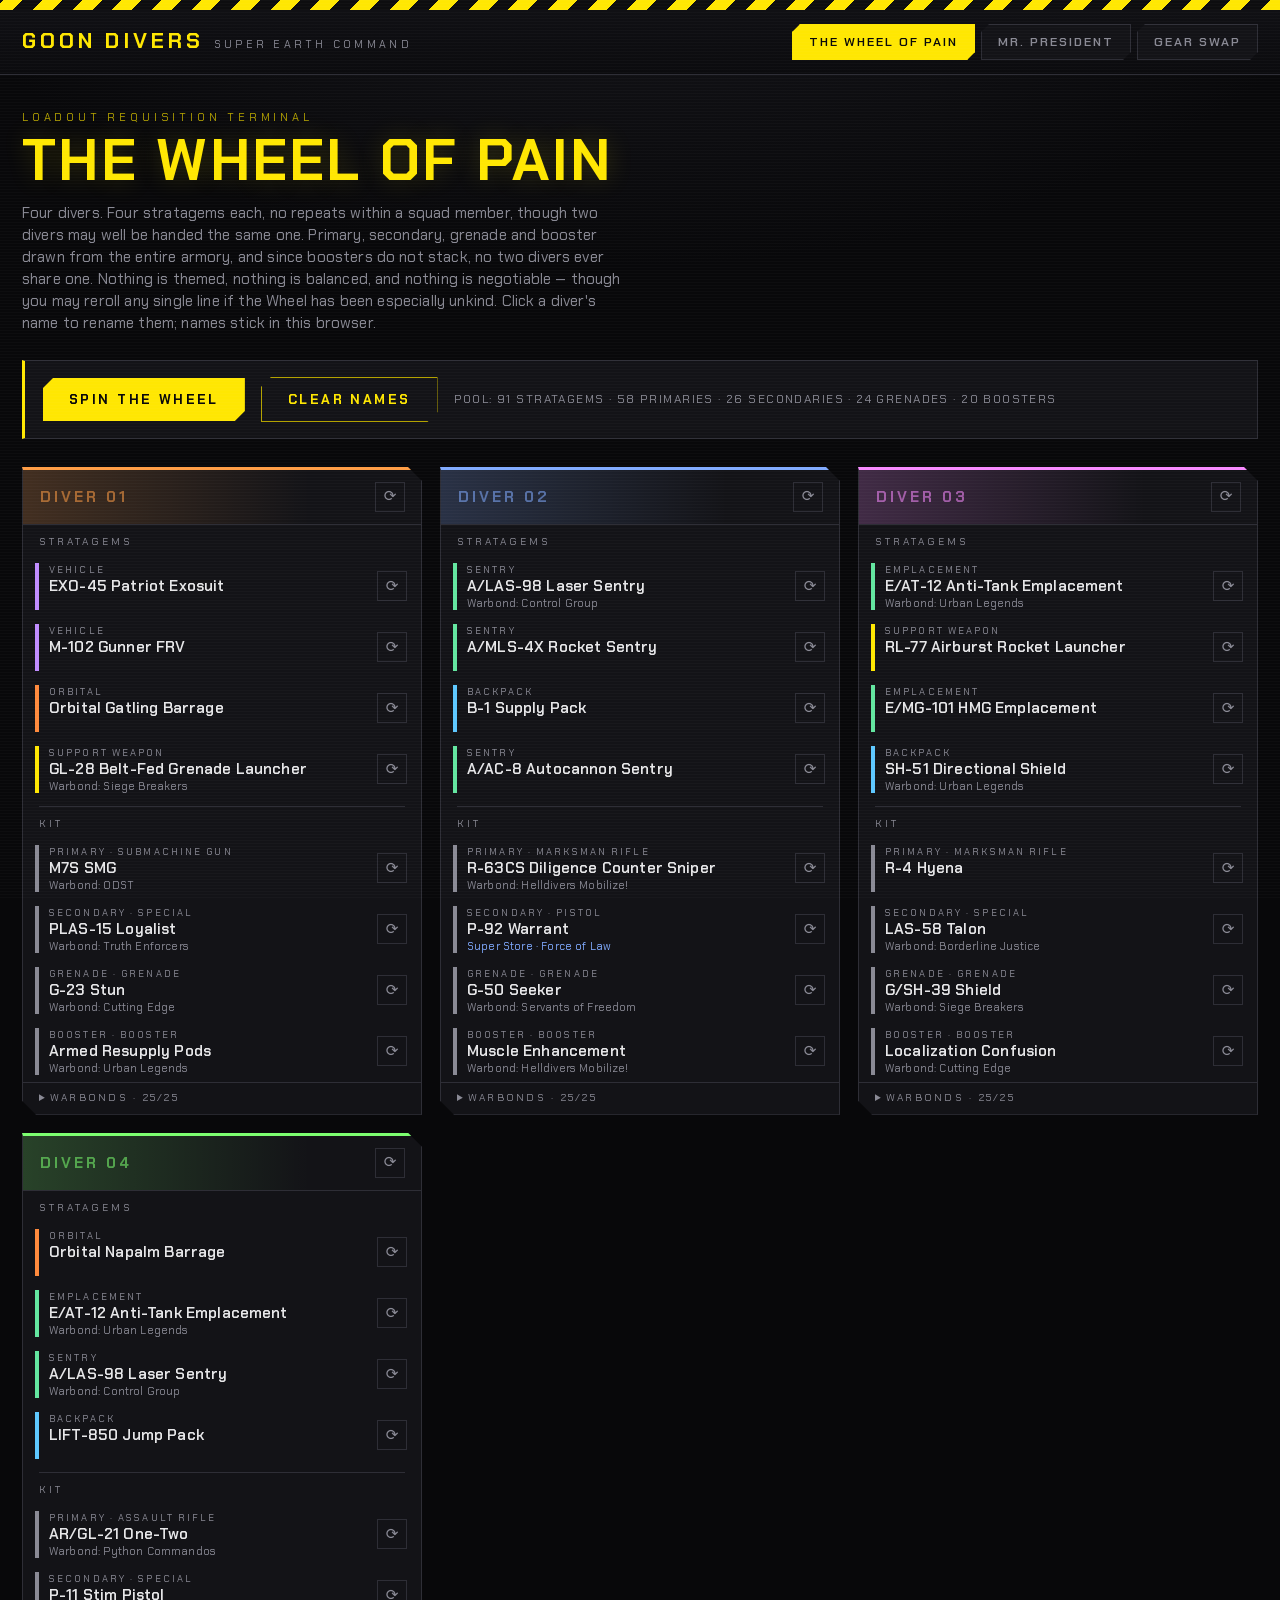
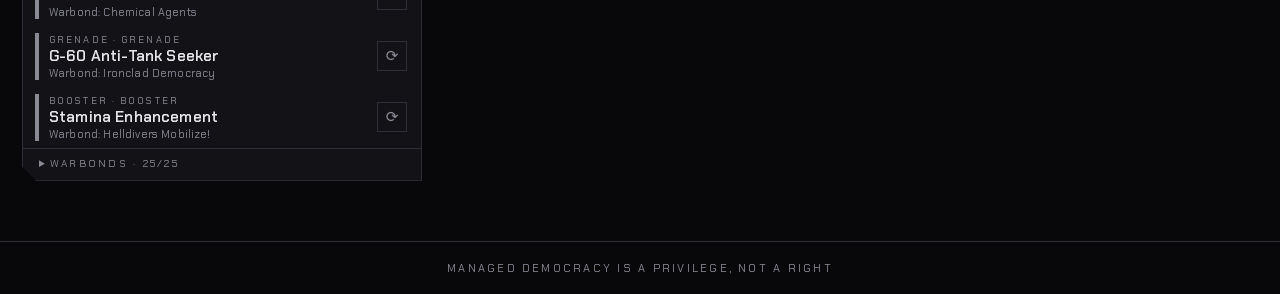
<file: index.html>
<!DOCTYPE html>
<html lang="en">
<head>
<meta charset="utf-8">
<meta name="viewport" content="width=device-width, initial-scale=1">
<title>The Wheel of Pain :: Goon Divers</title>
<meta name="description" content="Random Helldivers 2 loadout generator for four divers. No themes, no synergy, no mercy.">
<link rel="preconnect" href="https://fonts.googleapis.com">
<link rel="preconnect" href="https://fonts.gstatic.com" crossorigin>
<link href="https://fonts.googleapis.com/css2?family=Chakra+Petch:wght@400;600;700&display=swap" rel="stylesheet">
<link rel="stylesheet" href="css/style.css?v=22">
</head>
<body>

<div class="hazard"></div>

<header class="masthead">
  <div class="masthead-inner">
    <a class="brand" href="index.html">
      <span class="brand-mark">Goon Divers</span>
      <span class="brand-sub">Super Earth Command</span>
    </a>
    <nav class="nav">
      <a href="index.html" aria-current="page">The Wheel of Pain</a>
      <a href="mr-president.html">Mr. President</a>
      <a href="gear-swap.html">Gear Swap</a>
    </nav>
  </div>
</header>

<main class="shell">

  <div class="page-head">
    <p class="eyebrow">Loadout Requisition Terminal</p>
    <h1>The Wheel of Pain</h1>
    <p class="lede">
      Four divers. Four stratagems each, no repeats within a squad member,
      though two divers may well be handed the same one. Primary, secondary,
      grenade and booster drawn from the entire armory, and since boosters do
      not stack, no two divers ever share one. Nothing is themed, nothing is
      balanced, and nothing is negotiable — though you may reroll any single
      line if the Wheel has been especially unkind.
      Click a diver's name to rename them; names stick in this browser.
    </p>
  </div>

  <div class="controls">
    <button class="btn" id="reroll-all" type="button">Spin the Wheel</button>
    <button class="btn btn-ghost" id="clear-names" type="button">Clear Names</button>
    <span class="control-note">Pool: <span id="pool-count">—</span></span>
  </div>

  <div class="grid" id="grid"></div>

</main>

<footer class="foot">Managed Democracy is a privilege, not a right</footer>

<script src="js/names.js?v=22"></script>
<script src="js/data.js?v=22"></script>
<script src="js/wheel.js?v=22"></script>
</body>
</html>
</file>
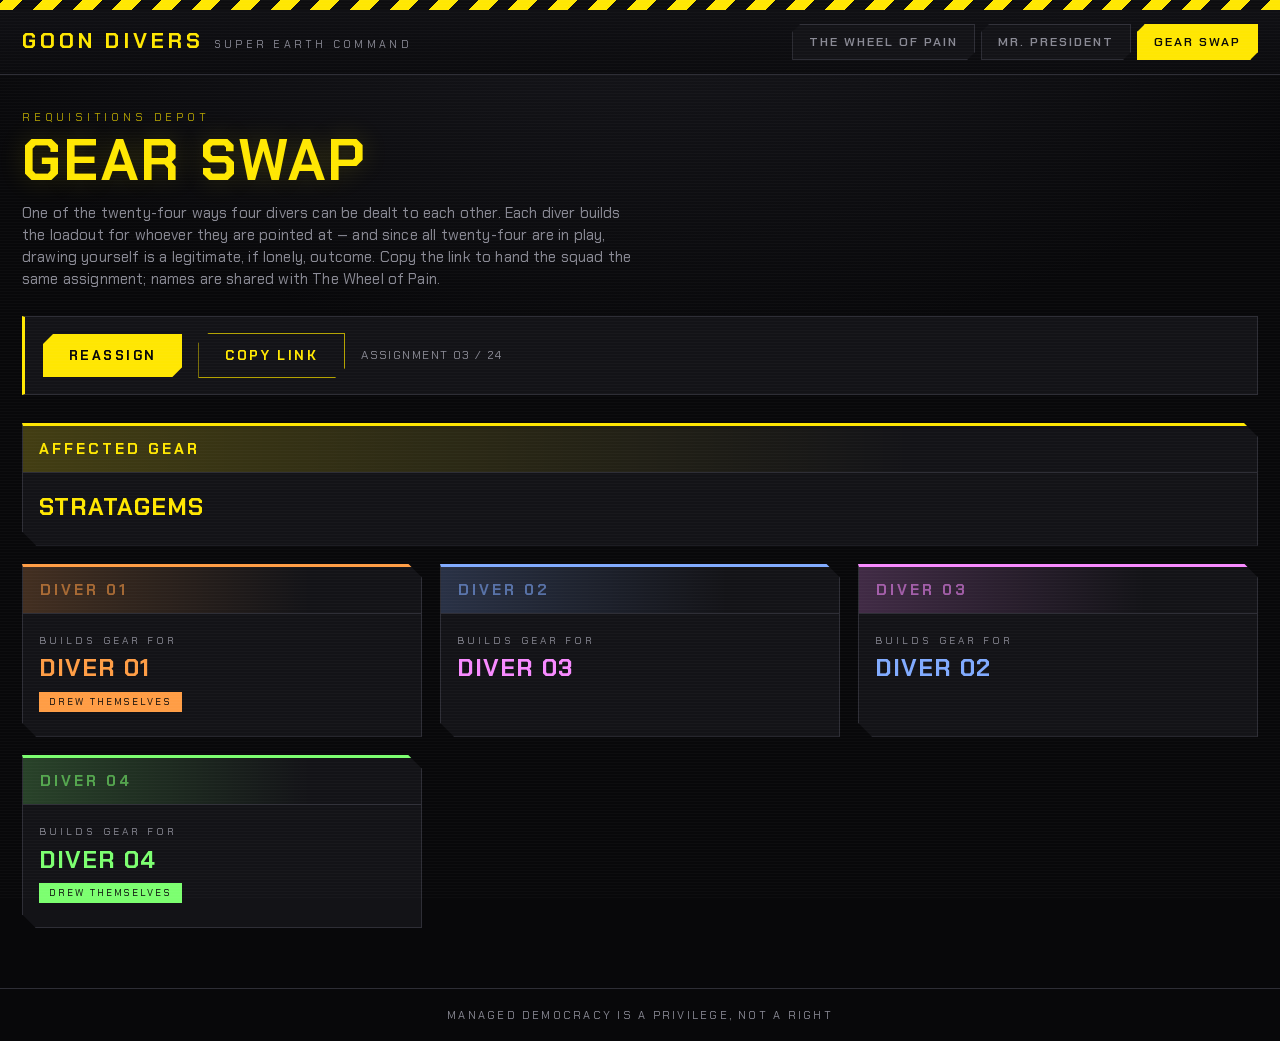
<file: gear-swap.html>
<!DOCTYPE html>
<html lang="en">
<head>
<meta charset="utf-8">
<meta name="viewport" content="width=device-width, initial-scale=1">
<title>Gear Swap :: Goon Divers</title>
<meta name="description" content="Draws one of the 24 ways four Helldivers can be assigned to build each other's loadouts.">
<link rel="preconnect" href="https://fonts.googleapis.com">
<link rel="preconnect" href="https://fonts.gstatic.com" crossorigin>
<link href="https://fonts.googleapis.com/css2?family=Chakra+Petch:wght@400;600;700&display=swap" rel="stylesheet">
<link rel="stylesheet" href="css/style.css?v=22">
</head>
<body>

<div class="hazard"></div>

<header class="masthead">
  <div class="masthead-inner">
    <a class="brand" href="index.html">
      <span class="brand-mark">Goon Divers</span>
      <span class="brand-sub">Super Earth Command</span>
    </a>
    <nav class="nav">
      <a href="index.html">The Wheel of Pain</a>
      <a href="mr-president.html">Mr. President</a>
      <a href="gear-swap.html" aria-current="page">Gear Swap</a>
    </nav>
  </div>
</header>

<main class="shell">

  <div class="page-head">
    <p class="eyebrow">Requisitions Depot</p>
    <h1>Gear Swap</h1>
    <p class="lede">
      One of the twenty-four ways four divers can be dealt to each other. Each
      diver builds the loadout for whoever they are pointed at — and since all
      twenty-four are in play, drawing yourself is a legitimate, if lonely,
      outcome. Copy the link to hand the squad the same assignment; names are
      shared with The Wheel of Pain.
    </p>
  </div>

  <div class="controls">
    <button class="btn" id="reassign" type="button">Reassign</button>
    <button class="btn btn-ghost" id="copy-link" type="button">Copy Link</button>
    <span class="control-note">
      Assignment <span id="assignment-no">—</span>
      <span id="copy-note"></span>
    </span>
  </div>

  <div class="grid" id="grid"></div>

</main>

<footer class="foot">Managed Democracy is a privilege, not a right</footer>

<script src="js/names.js?v=22"></script>
<script src="js/data.js?v=22"></script>
<script src="js/gear-swap.js?v=22"></script>

</body>
</html>
</file>
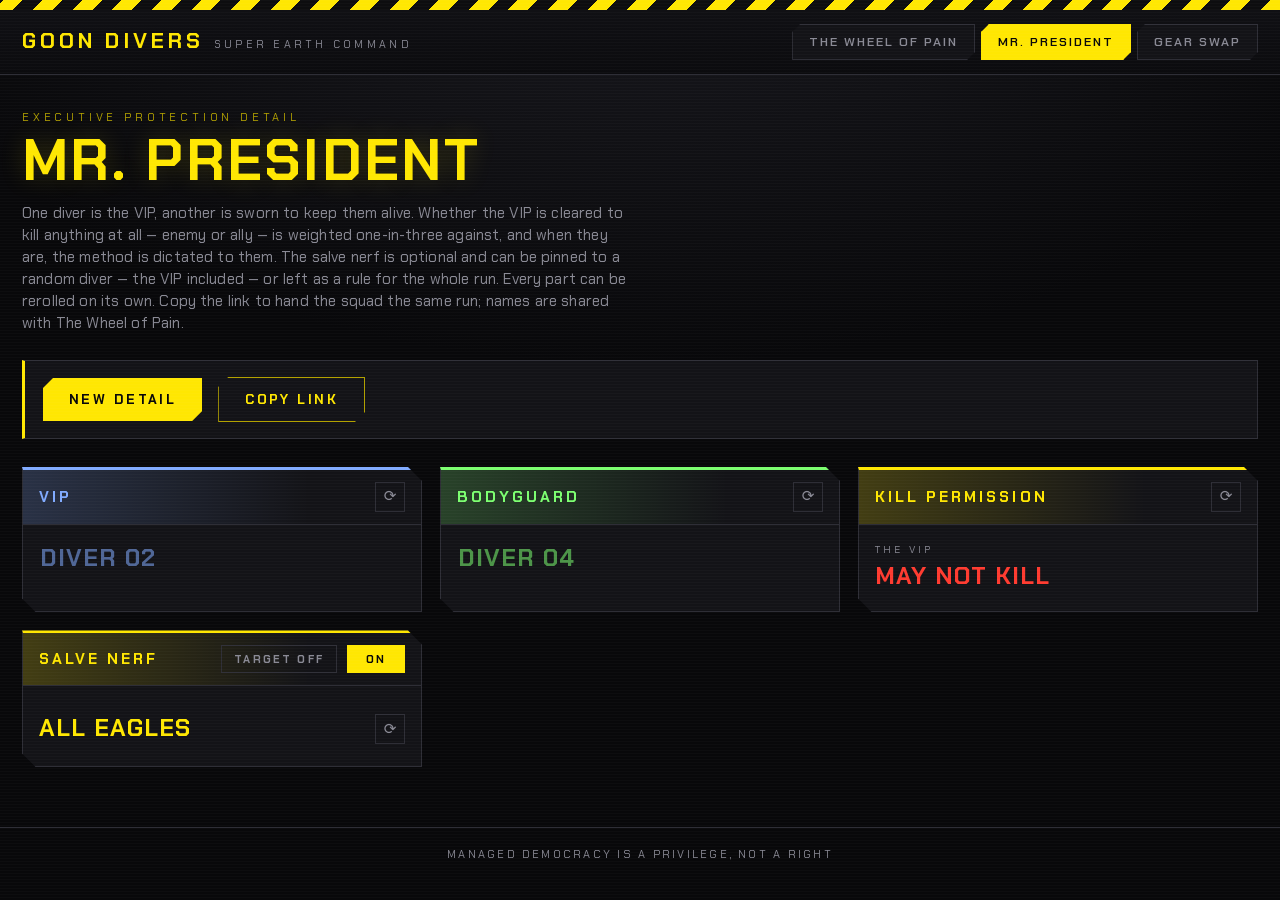
<file: mr-president.html>
<!DOCTYPE html>
<html lang="en">
<head>
<meta charset="utf-8">
<meta name="viewport" content="width=device-width, initial-scale=1">
<title>Mr. President :: Goon Divers</title>
<meta name="description" content="Rolls the Mr. President custom mode: VIP, bodyguard, the VIP's kill permission, and an optional salve nerf.">
<link rel="preconnect" href="https://fonts.googleapis.com">
<link rel="preconnect" href="https://fonts.gstatic.com" crossorigin>
<link href="https://fonts.googleapis.com/css2?family=Chakra+Petch:wght@400;600;700&display=swap" rel="stylesheet">
<link rel="stylesheet" href="css/style.css?v=22">
</head>
<body>

<div class="hazard"></div>

<header class="masthead">
  <div class="masthead-inner">
    <a class="brand" href="index.html">
      <span class="brand-mark">Goon Divers</span>
      <span class="brand-sub">Super Earth Command</span>
    </a>
    <nav class="nav">
      <a href="index.html">The Wheel of Pain</a>
      <a href="mr-president.html" aria-current="page">Mr. President</a>
      <a href="gear-swap.html">Gear Swap</a>
    </nav>
  </div>
</header>

<main class="shell">

  <div class="page-head">
    <p class="eyebrow">Executive Protection Detail</p>
    <h1>Mr. President</h1>
    <p class="lede">
      One diver is the VIP, another is sworn to keep them alive. Whether the VIP
      is cleared to kill anything at all — enemy or ally — is weighted one-in-three against, and
      when they are, the method is dictated to them. The salve nerf is optional
      and can be pinned to a random diver — the VIP included — or left as a
      rule for the whole run. Every part can be rerolled on its own. Copy the link to hand
      the squad the same run; names are shared with The Wheel of Pain.
    </p>
  </div>

  <div class="controls">
    <button class="btn" id="reroll" type="button">New Detail</button>
    <button class="btn btn-ghost" id="copy-link" type="button">Copy Link</button>
    <span class="control-note"><span id="copy-note"></span></span>
  </div>

  <div class="grid" id="grid"></div>

</main>

<footer class="foot">Managed Democracy is a privilege, not a right</footer>

<script src="js/names.js?v=22"></script>
<script src="js/data.js?v=22"></script>
<script src="js/president.js?v=22"></script>

</body>
</html>
</file>
<file: css/style.css>
/* ==========================================================================
   GOON DIVERS :: SUPER EARTH TERMINAL SKIN
   ========================================================================== */

:root {
  --se-yellow:      #ffe702;
  --se-yellow-dim:  #b3a200;
  --se-red:         #ff3b30;
  --ink:            #08080a;
  --panel:          #131317;
  --panel-2:        #1b1b21;
  --line:           #2e2e36;
  --text:           #e6e6e8;
  --text-dim:       #8a8a95;

  --g-orbital:      #ff8a3d;
  --g-eagle:        #ff5252;
  --g-support:      #ffe702;
  --g-backpack:     #5ec8ff;
  --g-vehicle:      #c08cff;
  --g-sentry:       #63e6a0;
  --g-emplacement:  #63e6a0;
  --g-slot:         #8a8a95;

  /* In-game squad colours, in join order. Diver 4's green is not documented
     anywhere public; it is matched to the other three, which are all exactly
     100% saturation. Swap it here if you pull the real value off a screenshot. */
  --p1: #ff9d45;   /* orange */
  --p2: #81abff;   /* blue   */
  --p3: #f88aff;   /* pink   */
  --p4: #7cff70;   /* green  — derived */

  --notch:          14px;
  --font: "Chakra Petch", "Bahnschrift", "DIN Alternate",
          "Segoe UI Semibold", system-ui, sans-serif;
}

* { box-sizing: border-box; }

html { -webkit-text-size-adjust: 100%; }

body {
  margin: 0;
  min-height: 100vh;
  background:
    radial-gradient(1200px 700px at 50% -10%, #1a1a20 0%, transparent 65%),
    var(--ink);
  color: var(--text);
  font-family: var(--font);
  font-size: 16px;
  line-height: 1.45;
  letter-spacing: .01em;
}

/* Faint scanlines, purely decorative. */
body::before {
  content: "";
  position: fixed;
  inset: 0;
  pointer-events: none;
  z-index: 999;
  background: repeating-linear-gradient(
    to bottom,
    rgba(255,255,255,.022) 0 1px,
    transparent 1px 3px
  );
}

a { color: var(--se-yellow); }

/* --- Hazard stripe divider ------------------------------------------------ */
.hazard {
  height: 10px;
  background: repeating-linear-gradient(
    -45deg,
    var(--se-yellow) 0 14px,
    #0d0d0f 14px 28px
  );
}

/* --- Masthead ------------------------------------------------------------- */
.masthead {
  border-bottom: 1px solid var(--line);
  background: linear-gradient(180deg, #101014, #0b0b0e);
}

.masthead-inner {
  max-width: 1400px;
  margin: 0 auto;
  padding: 14px 22px;
  display: flex;
  align-items: center;
  gap: 22px;
  flex-wrap: wrap;
}

.brand {
  display: flex;
  align-items: baseline;
  gap: 10px;
  text-decoration: none;
  color: inherit;
}

.brand-mark {
  font-size: 1.35rem;
  font-weight: 700;
  letter-spacing: .18em;
  text-transform: uppercase;
  color: var(--se-yellow);
}

.brand-sub {
  font-size: .68rem;
  letter-spacing: .3em;
  text-transform: uppercase;
  color: var(--text-dim);
}

.nav {
  margin-left: auto;
  display: flex;
  gap: 6px;
  flex-wrap: wrap;
}

.nav a {
  display: block;
  padding: 8px 16px;
  font-size: .78rem;
  font-weight: 600;
  letter-spacing: .16em;
  text-transform: uppercase;
  text-decoration: none;
  color: var(--text-dim);
  border: 1px solid var(--line);
  background: var(--panel);
  clip-path: polygon(8px 0, 100% 0, 100% calc(100% - 8px), calc(100% - 8px) 100%, 0 100%, 0 8px);
  transition: color .12s, border-color .12s, background .12s;
}

.nav a:hover { color: var(--se-yellow); border-color: var(--se-yellow-dim); }

.nav a[aria-current="page"] {
  color: var(--ink);
  background: var(--se-yellow);
  border-color: var(--se-yellow);
}

/* --- Page shell ----------------------------------------------------------- */
.shell {
  max-width: 1400px;
  margin: 0 auto;
  padding: 34px 22px 60px;
}

.page-head { margin-bottom: 26px; }

.eyebrow {
  font-size: .7rem;
  letter-spacing: .34em;
  text-transform: uppercase;
  color: var(--se-yellow-dim);
  margin: 0 0 8px;
}

h1 {
  margin: 0;
  font-size: clamp(2.1rem, 6vw, 3.6rem);
  font-weight: 700;
  line-height: .98;
  letter-spacing: .04em;
  text-transform: uppercase;
  color: var(--se-yellow);
  text-shadow: 0 0 26px rgba(255, 231, 2, .18);
}

.lede {
  margin: 12px 0 0;
  max-width: 68ch;
  color: var(--text-dim);
  font-size: .95rem;
}

/* --- Control bar ---------------------------------------------------------- */
.controls {
  margin: 24px 0 28px;
  padding: 16px 18px;
  display: flex;
  align-items: center;
  gap: 16px;
  flex-wrap: wrap;
  background: var(--panel);
  border: 1px solid var(--line);
  border-left: 3px solid var(--se-yellow);
}

.btn {
  font-family: inherit;
  font-size: .84rem;
  font-weight: 700;
  letter-spacing: .18em;
  text-transform: uppercase;
  padding: 13px 26px;
  color: var(--ink);
  background: var(--se-yellow);
  border: none;
  cursor: pointer;
  clip-path: polygon(10px 0, 100% 0, 100% calc(100% - 10px), calc(100% - 10px) 100%, 0 100%, 0 10px);
  transition: filter .12s, transform .06s;
}

.btn:hover { filter: brightness(1.12); }
.btn:active { transform: translateY(1px); }

.btn-ghost {
  color: var(--se-yellow);
  background: transparent;
  border: 1px solid var(--se-yellow-dim);
}

.btn-ghost:hover { background: rgba(255, 231, 2, .09); filter: none; }

.control-note {
  font-size: .74rem;
  letter-spacing: .12em;
  text-transform: uppercase;
  color: var(--text-dim);
}

/* --- Diver grid ----------------------------------------------------------- */
.grid {
  display: grid;
  grid-template-columns: repeat(auto-fit, minmax(300px, 1fr));
  gap: 18px;
}

.diver {
  --diver: var(--se-yellow);   /* overridden per card below */
  background: var(--panel);
  border: 1px solid var(--line);
  border-top: 3px solid var(--diver);
  clip-path: polygon(
    0 0, calc(100% - var(--notch)) 0, 100% var(--notch),
    100% 100%, var(--notch) 100%, 0 calc(100% - var(--notch))
  );
  display: flex;
  flex-direction: column;
}

.diver:nth-child(1) { --diver: var(--p1); }
.diver:nth-child(2) { --diver: var(--p2); }
.diver:nth-child(3) { --diver: var(--p3); }
.diver:nth-child(4) { --diver: var(--p4); }

/* Gear Swap puts a full-width scope banner first, pushing the four divers
   along by one. It sets its own colour, so only the divers shift. */
.scope-card ~ .diver:nth-child(2) { --diver: var(--p1); }
.scope-card ~ .diver:nth-child(3) { --diver: var(--p2); }
.scope-card ~ .diver:nth-child(4) { --diver: var(--p3); }
.scope-card ~ .diver:nth-child(5) { --diver: var(--p4); }

/* Reroll buttons follow their card, so the squad colour reads down the whole
   card. The slot bars stay on the stratagem-category palette — those carry
   information the diver colour would drown out. */
.diver .icon-btn:hover {
  background: var(--diver);
  border-color: var(--diver);
}

.diver-head {
  padding: 12px 16px;
  display: flex;
  align-items: center;
  gap: 10px;
  background: linear-gradient(90deg,
    color-mix(in srgb, var(--diver) 20%, transparent), transparent 72%);
  border-bottom: 1px solid var(--line);
}

/* Editable diver name. Styled to read as a heading until you click it. */
.diver-name {
  flex: 1;
  min-width: 0;
  font-family: inherit;
  font-size: .95rem;
  font-weight: 700;
  letter-spacing: .2em;
  text-transform: uppercase;
  color: var(--diver);
  background: transparent;
  border: 1px solid transparent;
  border-radius: 0;
  padding: 4px 8px;
  margin: -4px -8px;
  cursor: text;
  transition: border-color .12s, background .12s;
}

.diver-name::placeholder {
  color: var(--diver);
  opacity: .55;
}

.diver-name:hover {
  border-color: var(--line);
  background: color-mix(in srgb, var(--diver) 7%, transparent);
}

.diver-name:focus {
  outline: none;
  border-color: var(--diver);
  background: color-mix(in srgb, var(--diver) 12%, transparent);
}

.diver-name:focus::placeholder { opacity: .3; }

.diver-head .icon-btn { margin-left: auto; }

.section-label {
  padding: 10px 16px 6px;
  font-size: .64rem;
  letter-spacing: .3em;
  text-transform: uppercase;
  color: var(--text-dim);
}

.divider {
  height: 1px;
  margin: 6px 16px 0;
  background: var(--line);
}

/* --- Per-diver warbond toggles -------------------------------------------- */
.wb-toggles {
  margin-top: auto;
  border-top: 1px solid var(--line);
  font-size: .64rem;
  color: var(--text-dim);
}

.wb-toggles summary {
  padding: 8px 16px;
  letter-spacing: .22em;
  text-transform: uppercase;
  cursor: pointer;
}

.wb-toggles summary:hover { color: var(--text); }

/* Lit up when any warbond is switched off, so a filtered diver is obvious
   even with the list collapsed. */
.wb-toggles summary.partial { color: var(--se-yellow); }

.wb-actions {
  padding: 0 16px 4px;
  display: flex;
  gap: 12px;
}

.wb-link {
  font: inherit;
  letter-spacing: .12em;
  text-transform: uppercase;
  color: var(--diver);
  background: none;
  border: 0;
  padding: 0;
  cursor: pointer;
}

.wb-link:hover { text-decoration: underline; }

.wb-list {
  padding: 4px 16px 12px;
  columns: 135px;      /* fills down each column, then across */
  column-gap: 10px;
}

.wb-item {
  break-inside: avoid;
  padding: 1px 0;
  display: flex;
  align-items: center;
  gap: 6px;
  cursor: pointer;
}

.wb-item input { accent-color: var(--diver); margin: 0; }

/* --- Individual kit slot -------------------------------------------------- */
.slot {
  display: grid;
  grid-template-columns: 4px 1fr auto;
  align-items: center;
  gap: 10px;
  padding: 7px 14px 7px 12px;
}

.slot:hover { background: var(--panel-2); }

.slot-bar {
  align-self: stretch;
  min-height: 26px;
  background: var(--tag, var(--g-slot));
}

.slot-body { min-width: 0; }

.slot-kind {
  font-size: .6rem;
  letter-spacing: .22em;
  text-transform: uppercase;
  color: var(--text-dim);
}

.slot-name {
  font-size: .95rem;
  font-weight: 600;
  line-height: 1.25;
  overflow-wrap: anywhere;
}

.slot-note {
  font-size: .68rem;
  color: var(--text-dim);
  line-height: 1.3;
  min-height: 1.3em;   /* empty notes still hold their line */
}

.slot-note.store { color: var(--p2); }

.slot-name.rolling { color: var(--se-yellow-dim); }

.icon-btn {
  font-family: inherit;
  font-size: .95rem;
  line-height: 1;
  width: 30px;
  height: 30px;
  display: grid;
  place-items: center;
  color: var(--text-dim);
  background: transparent;
  border: 1px solid var(--line);
  cursor: pointer;
  transition: color .12s, border-color .12s, background .12s;
}

.icon-btn:hover {
  color: var(--ink);
  background: var(--se-yellow);
  border-color: var(--se-yellow);
}

/* --- Gear Swap body ------------------------------------------------------- */

.swap-body {
  padding: 20px 16px 24px;
  display: flex;
  flex-direction: column;
  gap: 6px;
  align-items: flex-start;
}

.swap-caption {
  font-size: .64rem;
  letter-spacing: .3em;
  text-transform: uppercase;
  color: var(--text-dim);
}

/* Coloured for the diver being built FOR, not the one doing the building, so
   you can trace a hand-off by matching the two colours across cards. */
.swap-target {
  font-size: 1.5rem;
  font-weight: 700;
  line-height: 1.15;
  letter-spacing: .04em;
  text-transform: uppercase;
  overflow-wrap: anywhere;
  color: var(--target, var(--se-yellow));
}

.swap-self {
  margin-top: 4px;
  padding: 3px 10px;
  font-size: .6rem;
  letter-spacing: .22em;
  text-transform: uppercase;
  color: var(--ink);
  background: var(--target, var(--se-yellow));
}

.swap-self[hidden] { display: none; }

#copy-note { color: var(--se-yellow); }

/* Spans the whole grid: the scope is one ruling for the squad, not per diver. */
/* .diver.scope-card, not .scope-card: it has to outrank .diver:nth-child(1),
   or the banner takes diver one's orange from its position in the grid. */
.diver.scope-card {
  grid-column: 1 / -1;
  --diver: var(--se-yellow);
}

.scope-name {
  font-size: 1.5rem;
  font-weight: 700;
  line-height: 1.15;
  letter-spacing: .04em;
  text-transform: uppercase;
  overflow-wrap: anywhere;
  color: var(--se-yellow);
}

/* --- Mr. President body --------------------------------------------------- */

/* Static counterpart to .diver-name, for cards whose header is a role rather
   than a diver. */
.card-title {
  flex: 1;
  min-width: 0;
  font-size: .95rem;
  font-weight: 700;
  letter-spacing: .2em;
  text-transform: uppercase;
  color: var(--diver);
}

.pres-body {
  padding: 18px 16px 22px;
  display: flex;
  flex-direction: column;
  gap: 4px;
  align-items: flex-start;
  flex: 1;
}

.pres-caption {
  font-size: .64rem;
  letter-spacing: .3em;
  text-transform: uppercase;
  color: var(--text-dim);
}

.pres-sub { margin-top: 10px; width: 100%; }
.pres-sub[hidden] { display: none; }

/* A headline value with its own reroll button beside it. */
.pres-row {
  display: flex;
  align-items: flex-start;
  gap: 10px;
}
.pres-row .pres-nerf { flex: 1; min-width: 0; margin-bottom: 0; }
.pres-row .icon-btn  { flex: none; }
.toggle[hidden] { display: none; }

/* Editable diver name, sized as the card's headline. */
.pres-name {
  width: 100%;
  font-family: inherit;
  font-size: 1.5rem;
  font-weight: 700;
  line-height: 1.15;
  letter-spacing: .04em;
  text-transform: uppercase;
  color: var(--diver);
  background: transparent;
  border: 1px solid transparent;
  border-radius: 0;
  padding: 4px 8px;
  margin: -4px -8px;
  cursor: text;
  transition: border-color .12s, background .12s;
}

.pres-name::placeholder { color: var(--diver); opacity: .55; }
.pres-name:hover  { border-color: var(--line); background: color-mix(in srgb, var(--diver) 7%, transparent); }
.pres-name:focus  { outline: none; border-color: var(--diver);
                    background: color-mix(in srgb, var(--diver) 12%, transparent); }
.pres-name:focus::placeholder { opacity: .3; }

.pres-verdict {
  font-size: 1.5rem;
  font-weight: 700;
  line-height: 1.15;
  letter-spacing: .04em;
  text-transform: uppercase;
  color: var(--se-yellow);
}

.pres-verdict.is-denied { color: var(--se-red); }

.pres-nerf {
  font-size: 1.5rem;
  font-weight: 700;
  line-height: 1.15;
  letter-spacing: .04em;
  text-transform: uppercase;
  overflow-wrap: anywhere;
  color: var(--diver);
  margin-bottom: 10px;
}

.pres-detail {
  font-size: 1.05rem;
  font-weight: 600;
  letter-spacing: .06em;
  text-transform: uppercase;
  overflow-wrap: anywhere;
  color: var(--text);
}

.pres-off {
  font-size: 1.05rem;
  letter-spacing: .06em;
  text-transform: uppercase;
  color: var(--text-dim);
}

.pres-off[hidden] { display: none; }

/* --- On/off switch -------------------------------------------------------- */

.toggle {
  font-family: inherit;
  font-size: .68rem;
  font-weight: 700;
  letter-spacing: .2em;
  text-transform: uppercase;
  min-width: 58px;
  padding: 6px 12px;
  cursor: pointer;
  color: var(--ink);
  background: var(--diver);
  border: 1px solid var(--diver);
  transition: color .12s, background .12s;
}

.toggle[aria-pressed="false"] {
  color: var(--text-dim);
  background: transparent;
  border-color: var(--line);
}

.toggle[aria-pressed="false"]:hover { color: var(--text); border-color: var(--text-dim); }

/* --- Stub pages ----------------------------------------------------------- */
.stub {
  margin-top: 34px;
  padding: 46px 26px;
  text-align: center;
  background: var(--panel);
  border: 1px solid var(--line);
  clip-path: polygon(
    0 0, calc(100% - var(--notch)) 0, 100% var(--notch),
    100% 100%, var(--notch) 100%, 0 calc(100% - var(--notch))
  );
}

.stub-stamp {
  display: inline-block;
  padding: 10px 26px;
  font-size: 1.05rem;
  font-weight: 700;
  letter-spacing: .28em;
  text-transform: uppercase;
  color: var(--se-red);
  border: 3px solid var(--se-red);
  transform: rotate(-3deg);
  opacity: .85;
}

.stub p {
  margin: 22px auto 0;
  max-width: 52ch;
  color: var(--text-dim);
}

/* --- Boot failure notice -------------------------------------------------- */

.boot-error {
  grid-column: 1 / -1;
  padding: 20px 18px;
  font-size: .95rem;
  color: var(--text);
  background: var(--panel);
  border: 1px solid var(--line);
  border-left: 3px solid var(--se-red);
}

/* --- Footer --------------------------------------------------------------- */
.foot {
  border-top: 1px solid var(--line);
  padding: 18px 22px;
  text-align: center;
  font-size: .7rem;
  letter-spacing: .2em;
  text-transform: uppercase;
  color: var(--text-dim);
}

@media (prefers-reduced-motion: reduce) {
  * { animation: none !important; transition: none !important; }
}
</file>
